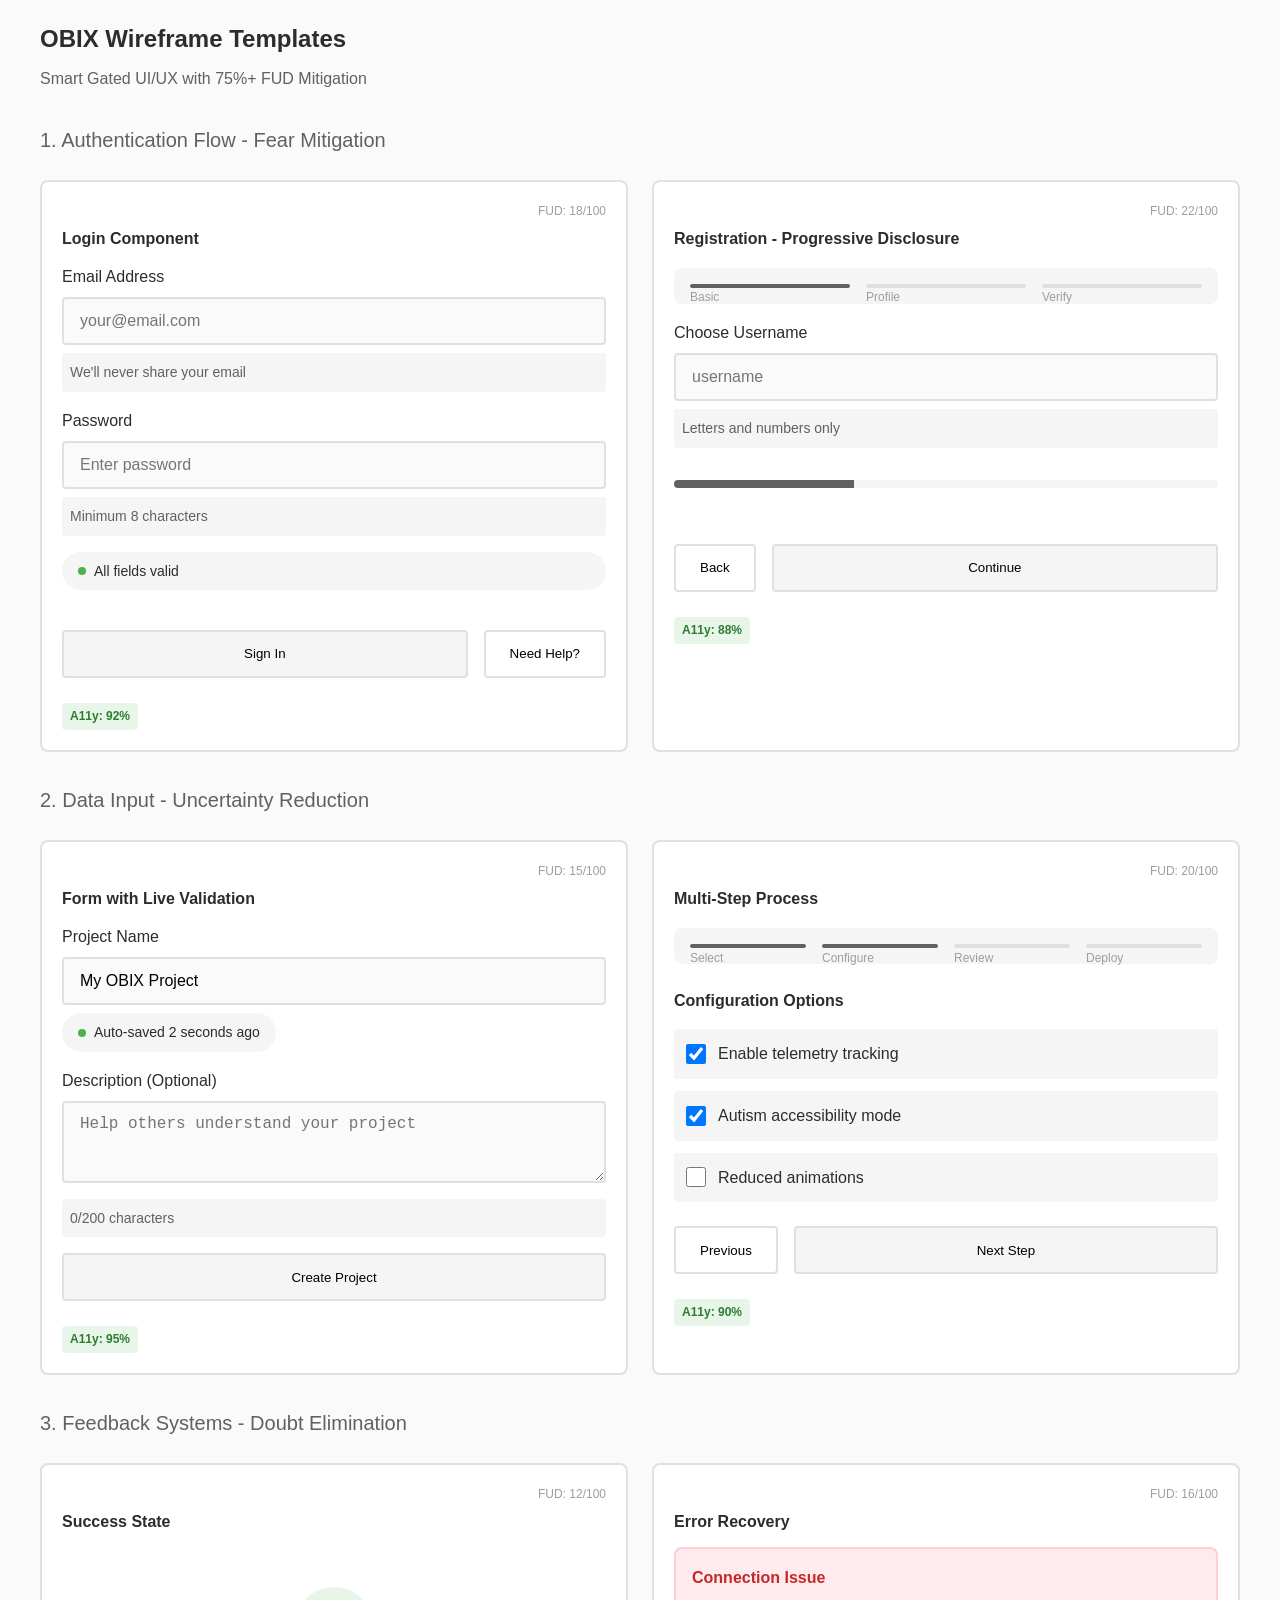
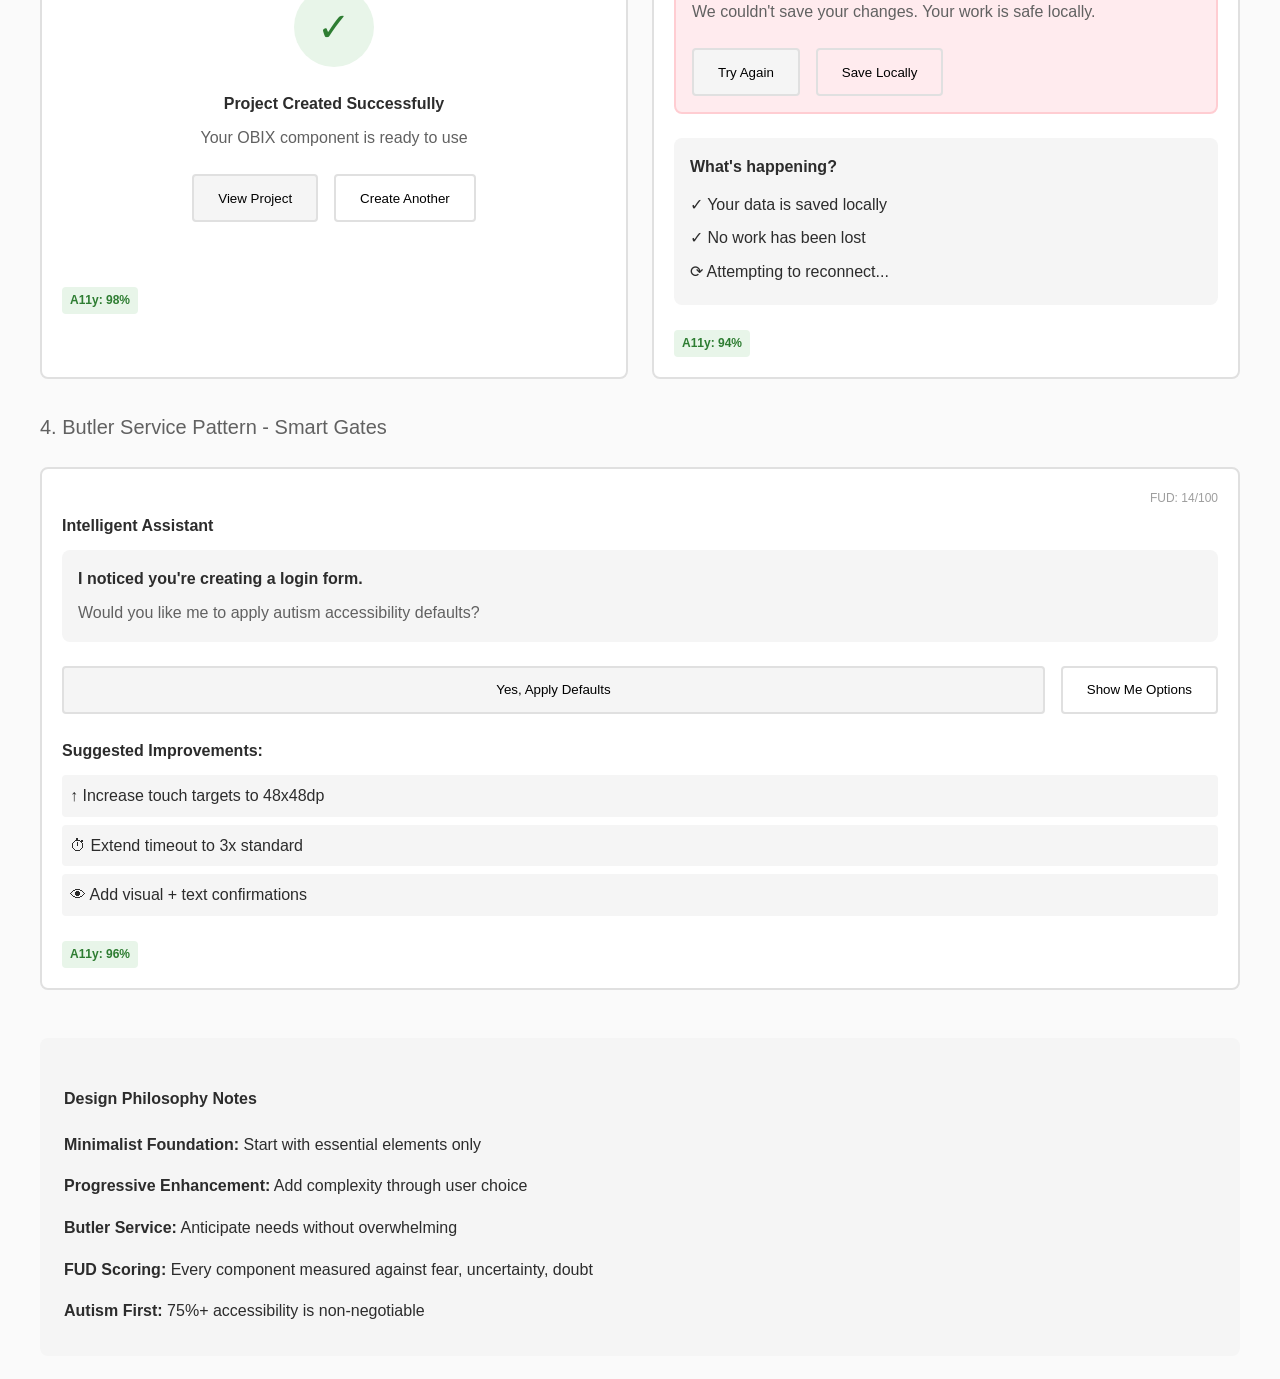
<file: fud-mitigation/index.html>
<!DOCTYPE html>
<html lang="en">
<head>
    <meta charset="UTF-8">
    <meta name="viewport" content="width=device-width, initial-scale=1.0">
    <title>OBIX Wireframe Templates - FUD Mitigation</title>
    <style>
        * {
            box-sizing: border-box;
            margin: 0;
            padding: 0;
        }
        
        body {
            font-family: -apple-system, BlinkMacSystemFont, 'Segoe UI', sans-serif;
            background: #FAFAFA;
            color: #2C2C2C;
            line-height: 1.6;
            padding: 20px;
        }
        
        .container {
            max-width: 1200px;
            margin: 0 auto;
        }
        
        h1 {
            font-size: 24px;
            margin-bottom: 8px;
            font-weight: 600;
        }
        
        h2 {
            font-size: 20px;
            margin: 32px 0 16px;
            color: #616161;
            font-weight: 500;
        }
        
        h3 {
            font-size: 16px;
            margin: 24px 0 12px;
            font-weight: 600;
        }
        
        .wireframe-grid {
            display: grid;
            grid-template-columns: repeat(auto-fit, minmax(350px, 1fr));
            gap: 24px;
            margin: 24px 0;
        }
        
        .wireframe {
            background: #FFFFFF;
            border: 2px solid #E0E0E0;
            border-radius: 8px;
            padding: 20px;
            min-height: 400px;
            position: relative;
            transition: all 300ms ease;
        }
        
        .wireframe:hover {
            border-color: #9E9E9E;
            box-shadow: 0 2px 8px rgba(0,0,0,0.08);
        }
        
        /* Component Elements */
        .button {
            display: inline-block;
            min-width: 48px;
            min-height: 48px;
            padding: 12px 24px;
            background: #F5F5F5;
            border: 2px solid #E0E0E0;
            border-radius: 4px;
            text-align: center;
            cursor: pointer;
            transition: all 200ms ease;
            font-weight: 500;
        }
        
        .button:hover {
            background: #EEEEEE;
            border-color: #BDBDBD;
        }
        
        .button:focus {
            outline: 3px solid #616161;
            outline-offset: 2px;
        }
        
        .input-field {
            width: 100%;
            min-height: 48px;
            padding: 12px 16px;
            border: 2px solid #E0E0E0;
            border-radius: 4px;
            background: #FAFAFA;
            font-size: 16px;
            transition: all 200ms ease;
        }
        
        .input-field:focus {
            outline: 3px solid #616161;
            outline-offset: 2px;
            background: #FFFFFF;
        }
        
        .help-text {
            font-size: 14px;
            color: #616161;
            margin-top: 8px;
            padding: 8px;
            background: #F5F5F5;
            border-radius: 4px;
        }
        
        .progress-bar {
            width: 100%;
            height: 8px;
            background: #F5F5F5;
            border-radius: 4px;
            overflow: hidden;
            margin: 16px 0;
        }
        
        .progress-fill {
            height: 100%;
            background: #616161;
            width: 60%;
            transition: width 500ms ease;
        }
        
        .status-indicator {
            display: inline-flex;
            align-items: center;
            gap: 8px;
            padding: 8px 16px;
            background: #F5F5F5;
            border-radius: 20px;
            font-size: 14px;
        }
        
        .status-dot {
            width: 8px;
            height: 8px;
            border-radius: 50%;
            background: #4CAF50;
        }
        
        /* FUD Mitigation Indicators */
        .fud-score {
            position: absolute;
            top: 20px;
            right: 20px;
            font-size: 12px;
            color: #9E9E9E;
        }
        
        .accessibility-badge {
            display: inline-block;
            padding: 4px 8px;
            background: #E8F5E9;
            color: #2E7D32;
            border-radius: 4px;
            font-size: 12px;
            font-weight: 600;
        }
        
        /* Animation Control */
        .no-animation * {
            animation: none !important;
            transition: none !important;
        }
        
        /* Grid Layouts */
        .form-grid {
            display: grid;
            gap: 16px;
        }
        
        .button-group {
            display: flex;
            gap: 16px;
            margin-top: 24px;
        }
        
        /* Smart Gates */
        .gate-indicator {
            display: flex;
            align-items: center;
            gap: 16px;
            padding: 16px;
            background: #F5F5F5;
            border-radius: 8px;
            margin: 16px 0;
        }
        
        .gate-step {
            flex: 1;
            height: 4px;
            background: #E0E0E0;
            border-radius: 2px;
            position: relative;
        }
        
        .gate-step.active {
            background: #616161;
        }
        
        .gate-step::after {
            content: attr(data-label);
            position: absolute;
            bottom: -20px;
            left: 0;
            font-size: 12px;
            color: #9E9E9E;
        }
    </style>
</head>
<body>
    <div class="container">
        <h1>OBIX Wireframe Templates</h1>
        <p style="color: #616161; margin-bottom: 32px;">Smart Gated UI/UX with 75%+ FUD Mitigation</p>
        
        <h2>1. Authentication Flow - Fear Mitigation</h2>
        <div class="wireframe-grid">
            <div class="wireframe">
                <span class="fud-score">FUD: 18/100</span>
                <h3>Login Component</h3>
                <div class="form-grid">
                    <div>
                        <label style="display: block; margin-bottom: 8px; font-weight: 500;">Email Address</label>
                        <input type="email" class="input-field" placeholder="your@email.com" aria-label="Email address">
                        <div class="help-text">We'll never share your email</div>
                    </div>
                    <div>
                        <label style="display: block; margin-bottom: 8px; font-weight: 500;">Password</label>
                        <input type="password" class="input-field" placeholder="Enter password" aria-label="Password">
                        <div class="help-text">Minimum 8 characters</div>
                    </div>
                    <div class="status-indicator">
                        <span class="status-dot"></span>
                        <span>All fields valid</span>
                    </div>
                    <div class="button-group">
                        <button class="button" style="flex: 1;">Sign In</button>
                        <button class="button" style="background: transparent;">Need Help?</button>
                    </div>
                </div>
                <div style="margin-top: 24px;">
                    <span class="accessibility-badge">A11y: 92%</span>
                </div>
            </div>
            
            <div class="wireframe">
                <span class="fud-score">FUD: 22/100</span>
                <h3>Registration - Progressive Disclosure</h3>
                <div class="gate-indicator">
                    <div class="gate-step active" data-label="Basic"></div>
                    <div class="gate-step" data-label="Profile"></div>
                    <div class="gate-step" data-label="Verify"></div>
                </div>
                <div class="form-grid">
                    <div>
                        <label style="display: block; margin-bottom: 8px; font-weight: 500;">Choose Username</label>
                        <input type="text" class="input-field" placeholder="username" aria-label="Username">
                        <div class="help-text">Letters and numbers only</div>
                    </div>
                    <div class="progress-bar">
                        <div class="progress-fill" style="width: 33%;"></div>
                    </div>
                    <div class="button-group">
                        <button class="button" style="background: transparent;">Back</button>
                        <button class="button" style="flex: 1;">Continue</button>
                    </div>
                </div>
                <div style="margin-top: 24px;">
                    <span class="accessibility-badge">A11y: 88%</span>
                </div>
            </div>
        </div>
        
        <h2>2. Data Input - Uncertainty Reduction</h2>
        <div class="wireframe-grid">
            <div class="wireframe">
                <span class="fud-score">FUD: 15/100</span>
                <h3>Form with Live Validation</h3>
                <div class="form-grid">
                    <div>
                        <label style="display: block; margin-bottom: 8px; font-weight: 500;">Project Name</label>
                        <input type="text" class="input-field" value="My OBIX Project" aria-label="Project name">
                        <div class="status-indicator" style="margin-top: 8px;">
                            <span class="status-dot"></span>
                            <span>Auto-saved 2 seconds ago</span>
                        </div>
                    </div>
                    <div>
                        <label style="display: block; margin-bottom: 8px; font-weight: 500;">Description (Optional)</label>
                        <textarea class="input-field" rows="3" placeholder="Help others understand your project" aria-label="Project description"></textarea>
                        <div class="help-text">0/200 characters</div>
                    </div>
                    <button class="button" style="width: 100%;">Create Project</button>
                </div>
                <div style="margin-top: 24px;">
                    <span class="accessibility-badge">A11y: 95%</span>
                </div>
            </div>
            
            <div class="wireframe">
                <span class="fud-score">FUD: 20/100</span>
                <h3>Multi-Step Process</h3>
                <div class="gate-indicator">
                    <div class="gate-step active" data-label="Select"></div>
                    <div class="gate-step active" data-label="Configure"></div>
                    <div class="gate-step" data-label="Review"></div>
                    <div class="gate-step" data-label="Deploy"></div>
                </div>
                <div style="margin: 24px 0;">
                    <h4 style="margin-bottom: 16px;">Configuration Options</h4>
                    <div style="display: grid; gap: 12px;">
                        <label style="display: flex; align-items: center; gap: 12px; padding: 12px; background: #F5F5F5; border-radius: 4px; cursor: pointer;">
                            <input type="checkbox" checked style="width: 20px; height: 20px;">
                            <span>Enable telemetry tracking</span>
                        </label>
                        <label style="display: flex; align-items: center; gap: 12px; padding: 12px; background: #F5F5F5; border-radius: 4px; cursor: pointer;">
                            <input type="checkbox" checked style="width: 20px; height: 20px;">
                            <span>Autism accessibility mode</span>
                        </label>
                        <label style="display: flex; align-items: center; gap: 12px; padding: 12px; background: #F5F5F5; border-radius: 4px; cursor: pointer;">
                            <input type="checkbox" style="width: 20px; height: 20px;">
                            <span>Reduced animations</span>
                        </label>
                    </div>
                </div>
                <div class="button-group">
                    <button class="button" style="background: transparent;">Previous</button>
                    <button class="button" style="flex: 1;">Next Step</button>
                </div>
                <div style="margin-top: 24px;">
                    <span class="accessibility-badge">A11y: 90%</span>
                </div>
            </div>
        </div>
        
        <h2>3. Feedback Systems - Doubt Elimination</h2>
        <div class="wireframe-grid">
            <div class="wireframe">
                <span class="fud-score">FUD: 12/100</span>
                <h3>Success State</h3>
                <div style="text-align: center; padding: 40px 0;">
                    <div style="width: 80px; height: 80px; background: #E8F5E9; border-radius: 50%; margin: 0 auto 24px; display: flex; align-items: center; justify-content: center;">
                        <span style="font-size: 40px; color: #2E7D32;">✓</span>
                    </div>
                    <h4 style="margin-bottom: 8px;">Project Created Successfully</h4>
                    <p style="color: #616161; margin-bottom: 24px;">Your OBIX component is ready to use</p>
                    <div class="button-group" style="justify-content: center;">
                        <button class="button">View Project</button>
                        <button class="button" style="background: transparent;">Create Another</button>
                    </div>
                </div>
                <div style="margin-top: 24px;">
                    <span class="accessibility-badge">A11y: 98%</span>
                </div>
            </div>
            
            <div class="wireframe">
                <span class="fud-score">FUD: 16/100</span>
                <h3>Error Recovery</h3>
                <div style="padding: 16px; background: #FFEBEE; border-radius: 8px; border: 2px solid #FFCDD2;">
                    <h4 style="color: #C62828; margin-bottom: 8px;">Connection Issue</h4>
                    <p style="color: #616161; margin-bottom: 16px;">We couldn't save your changes. Your work is safe locally.</p>
                    <div class="button-group">
                        <button class="button">Try Again</button>
                        <button class="button" style="background: transparent;">Save Locally</button>
                    </div>
                </div>
                <div style="margin-top: 24px; padding: 16px; background: #F5F5F5; border-radius: 8px;">
                    <h4 style="margin-bottom: 8px;">What's happening?</h4>
                    <ul style="list-style: none; padding: 0;">
                        <li style="padding: 4px 0;">✓ Your data is saved locally</li>
                        <li style="padding: 4px 0;">✓ No work has been lost</li>
                        <li style="padding: 4px 0;">⟳ Attempting to reconnect...</li>
                    </ul>
                </div>
                <div style="margin-top: 24px;">
                    <span class="accessibility-badge">A11y: 94%</span>
                </div>
            </div>
        </div>
        
        <h2>4. Butler Service Pattern - Smart Gates</h2>
        <div class="wireframe-grid">
            <div class="wireframe">
                <span class="fud-score">FUD: 14/100</span>
                <h3>Intelligent Assistant</h3>
                <div style="padding: 16px; background: #F5F5F5; border-radius: 8px; margin-bottom: 16px;">
                    <p style="margin-bottom: 8px;"><strong>I noticed you're creating a login form.</strong></p>
                    <p style="color: #616161;">Would you like me to apply autism accessibility defaults?</p>
                </div>
                <div class="button-group">
                    <button class="button" style="flex: 1;">Yes, Apply Defaults</button>
                    <button class="button" style="background: transparent;">Show Me Options</button>
                </div>
                <div style="margin-top: 24px;">
                    <h4 style="margin-bottom: 12px;">Suggested Improvements:</h4>
                    <ul style="list-style: none; padding: 0;">
                        <li style="padding: 8px; background: #F5F5F5; border-radius: 4px; margin-bottom: 8px;">
                            ↑ Increase touch targets to 48x48dp
                        </li>
                        <li style="padding: 8px; background: #F5F5F5; border-radius: 4px; margin-bottom: 8px;">
                            ⏱ Extend timeout to 3x standard
                        </li>
                        <li style="padding: 8px; background: #F5F5F5; border-radius: 4px;">
                            👁 Add visual + text confirmations
                        </li>
                    </ul>
                </div>
                <div style="margin-top: 24px;">
                    <span class="accessibility-badge">A11y: 96%</span>
                </div>
            </div>
        </div>
        
        <div style="margin-top: 48px; padding: 24px; background: #F5F5F5; border-radius: 8px;">
            <h3>Design Philosophy Notes</h3>
            <ul style="list-style: none; padding: 0;">
                <li style="padding: 8px 0;"><strong>Minimalist Foundation:</strong> Start with essential elements only</li>
                <li style="padding: 8px 0;"><strong>Progressive Enhancement:</strong> Add complexity through user choice</li>
                <li style="padding: 8px 0;"><strong>Butler Service:</strong> Anticipate needs without overwhelming</li>
                <li style="padding: 8px 0;"><strong>FUD Scoring:</strong> Every component measured against fear, uncertainty, doubt</li>
                <li style="padding: 8px 0;"><strong>Autism First:</strong> 75%+ accessibility is non-negotiable</li>
            </ul>
        </div>
    </div>
    
    <script>
        // Simple interaction demo
        document.querySelectorAll('.button').forEach(button => {
            button.addEventListener('click', function(e) {
                e.preventDefault();
                this.style.transform = 'scale(0.98)';
                setTimeout(() => {
                    this.style.transform = 'scale(1)';
                }, 200);
            });
        });
        
        // Simulate auto-save
        document.querySelectorAll('.input-field').forEach(input => {
            let timeout;
            input.addEventListener('input', function() {
                clearTimeout(timeout);
                const indicator = this.parentElement.querySelector('.status-indicator span:last-child');
                if (indicator && indicator.textContent.includes('Auto-saved')) {
                    indicator.textContent = 'Saving...';
                    timeout = setTimeout(() => {
                        indicator.textContent = 'Auto-saved just now';
                    }, 1000);
                }
            });
        });
    </script>
</body>
</html>
</file>
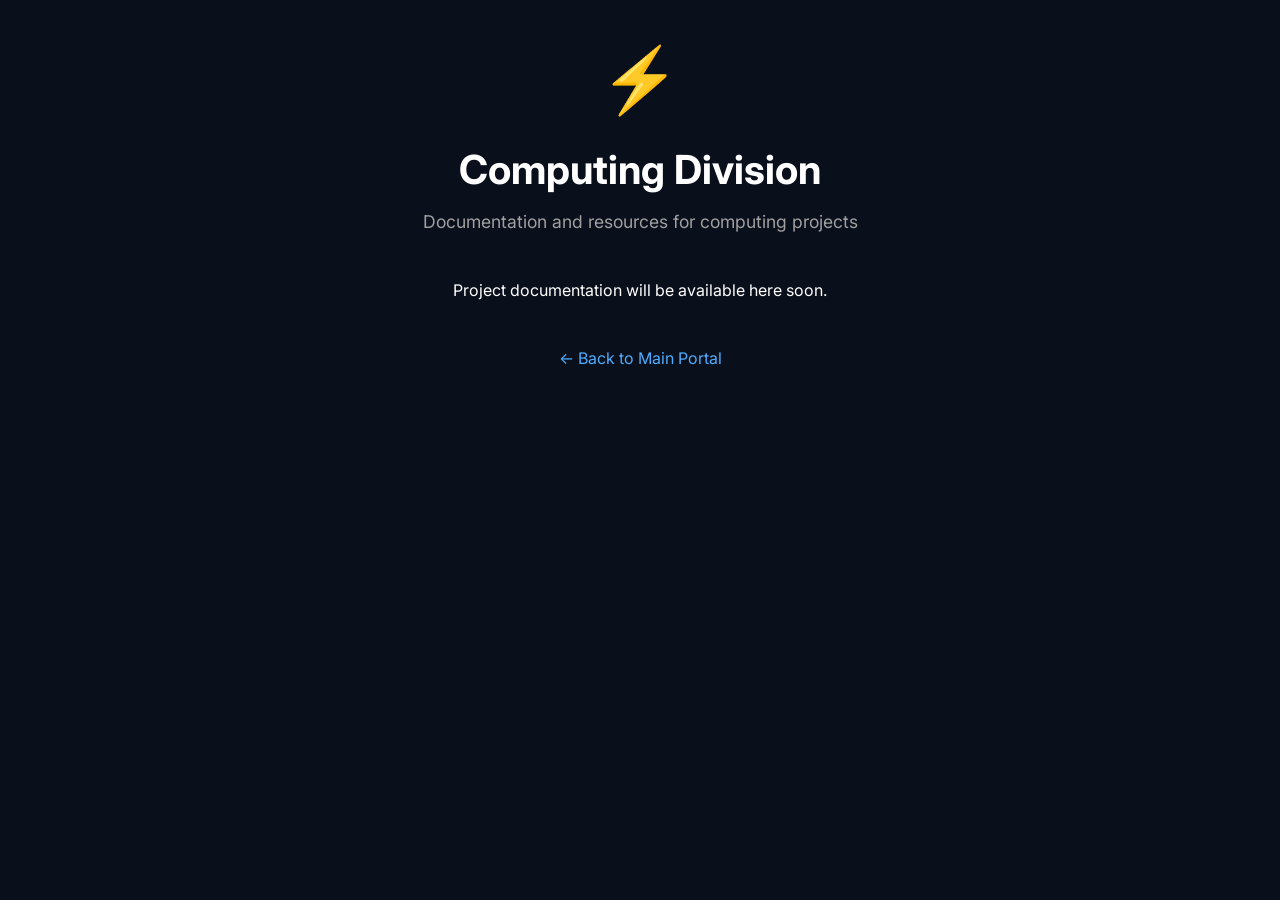
<file: obinexus/pattern_docs_20250916_232152/computing/index.html>
<!DOCTYPE html>
<html lang="en">
<head>
    <meta charset="UTF-8">
    <title>OBINexus Computing</title>
    <link href="https://fonts.googleapis.com/css2?family=Inter:wght@300;400;500;600;700&display=swap" rel="stylesheet">
    <style>
        body { font-family: 'Inter', sans-serif; background: #0a0f1c; color: #fff; padding: 2rem; }
        .container { max-width: 800px; margin: 0 auto; }
        .header { text-align: center; margin-bottom: 3rem; }
        .icon { font-size: 4rem; margin-bottom: 1rem; }
        .title { font-size: 2.5rem; margin-bottom: 1rem; }
        .description { font-size: 1.1rem; color: #a0a0a0; }
        .back-link { 
            display: inline-block; 
            margin-top: 2rem; 
            color: #4facfe; 
            text-decoration: none; 
        }
    </style>
</head>
<body>
    <div class="container">
        <div class="header">
            <div class="icon">⚡</div>
            <h1 class="title">Computing Division</h1>
            <p class="description">Documentation and resources for computing projects</p>
        </div>
        
        <div style="text-align: center;">
            <p>Project documentation will be available here soon.</p>
            <a href="../../" class="back-link">← Back to Main Portal</a>
        </div>
    </div>
</body>
</html>
</file>
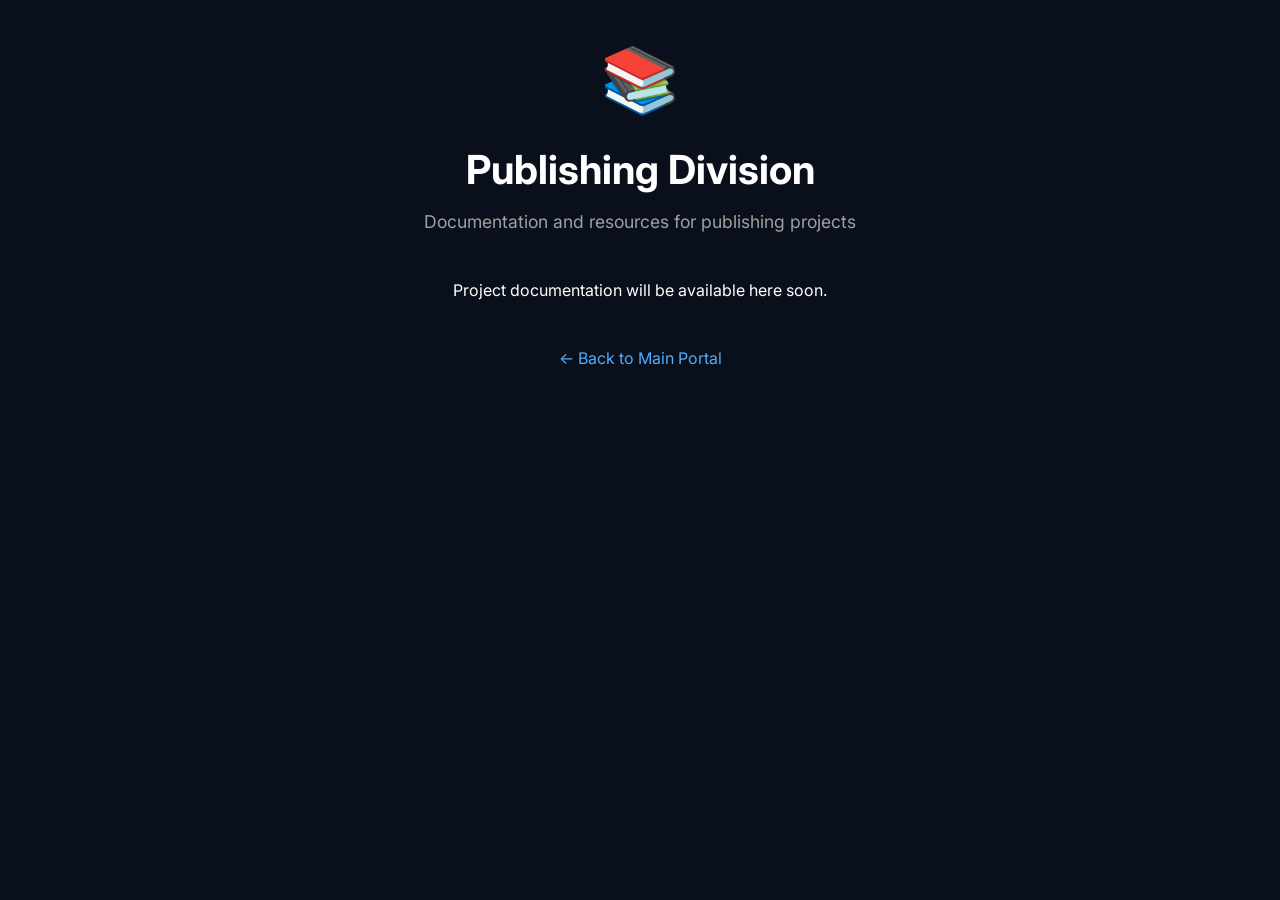
<file: obinexus/pattern_docs_20250916_232152/publishing/index.html>
<!DOCTYPE html>
<html lang="en">
<head>
    <meta charset="UTF-8">
    <title>OBINexus Publishing</title>
    <link href="https://fonts.googleapis.com/css2?family=Inter:wght@300;400;500;600;700&display=swap" rel="stylesheet">
    <style>
        body { font-family: 'Inter', sans-serif; background: #0a0f1c; color: #fff; padding: 2rem; }
        .container { max-width: 800px; margin: 0 auto; }
        .header { text-align: center; margin-bottom: 3rem; }
        .icon { font-size: 4rem; margin-bottom: 1rem; }
        .title { font-size: 2.5rem; margin-bottom: 1rem; }
        .description { font-size: 1.1rem; color: #a0a0a0; }
        .back-link { 
            display: inline-block; 
            margin-top: 2rem; 
            color: #4facfe; 
            text-decoration: none; 
        }
    </style>
</head>
<body>
    <div class="container">
        <div class="header">
            <div class="icon">📚</div>
            <h1 class="title">Publishing Division</h1>
            <p class="description">Documentation and resources for publishing projects</p>
        </div>
        
        <div style="text-align: center;">
            <p>Project documentation will be available here soon.</p>
            <a href="../../" class="back-link">← Back to Main Portal</a>
        </div>
    </div>
</body>
</html>
</file>
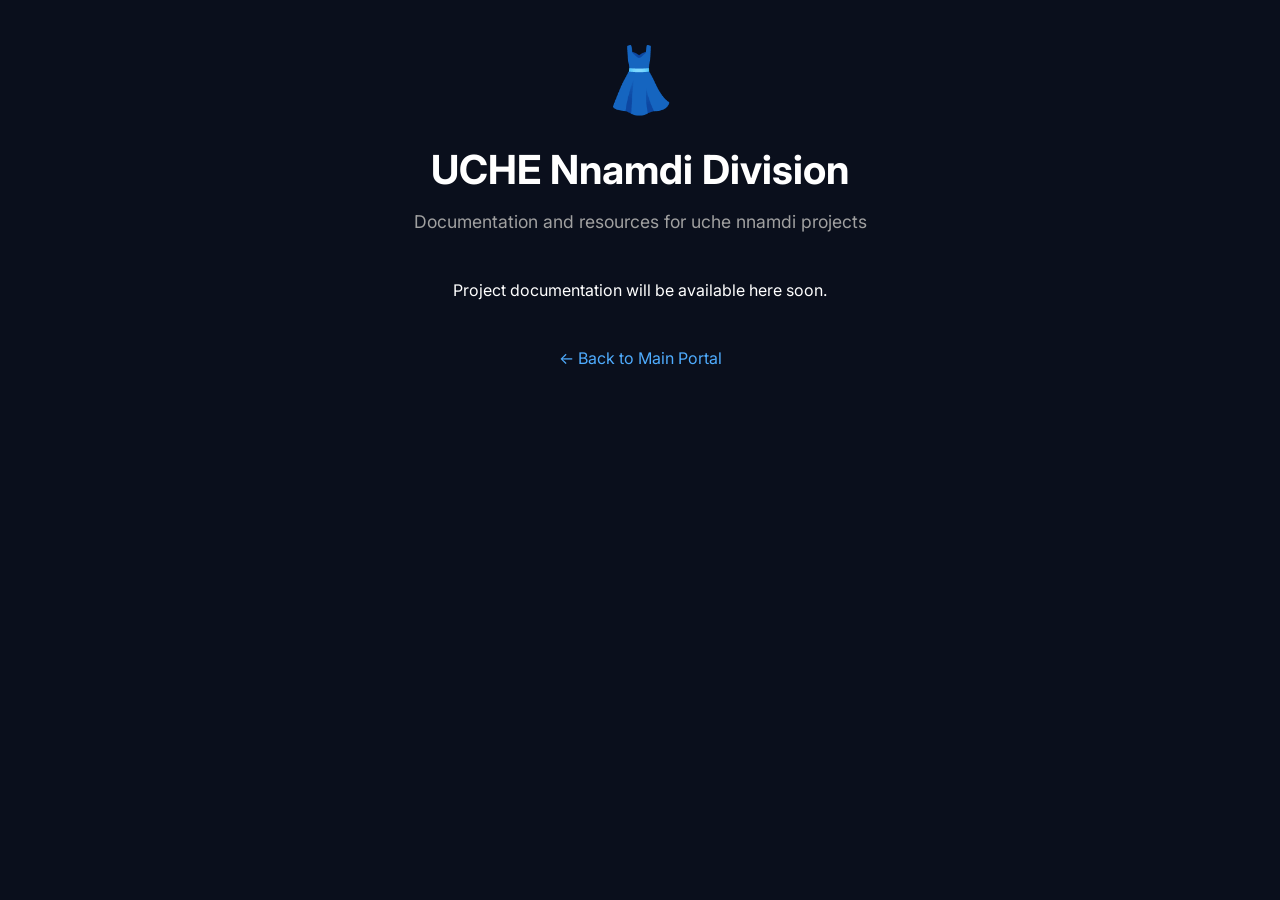
<file: obinexus/pattern_docs_20250916_232152/uche-nnamdi/index.html>
<!DOCTYPE html>
<html lang="en">
<head>
    <meta charset="UTF-8">
    <title>OBINexus UCHE Nnamdi</title>
    <link href="https://fonts.googleapis.com/css2?family=Inter:wght@300;400;500;600;700&display=swap" rel="stylesheet">
    <style>
        body { font-family: 'Inter', sans-serif; background: #0a0f1c; color: #fff; padding: 2rem; }
        .container { max-width: 800px; margin: 0 auto; }
        .header { text-align: center; margin-bottom: 3rem; }
        .icon { font-size: 4rem; margin-bottom: 1rem; }
        .title { font-size: 2.5rem; margin-bottom: 1rem; }
        .description { font-size: 1.1rem; color: #a0a0a0; }
        .back-link { 
            display: inline-block; 
            margin-top: 2rem; 
            color: #4facfe; 
            text-decoration: none; 
        }
    </style>
</head>
<body>
    <div class="container">
        <div class="header">
            <div class="icon">👗</div>
            <h1 class="title">UCHE Nnamdi Division</h1>
            <p class="description">Documentation and resources for uche nnamdi projects</p>
        </div>
        
        <div style="text-align: center;">
            <p>Project documentation will be available here soon.</p>
            <a href="../../" class="back-link">← Back to Main Portal</a>
        </div>
    </div>
</body>
</html>
</file>
